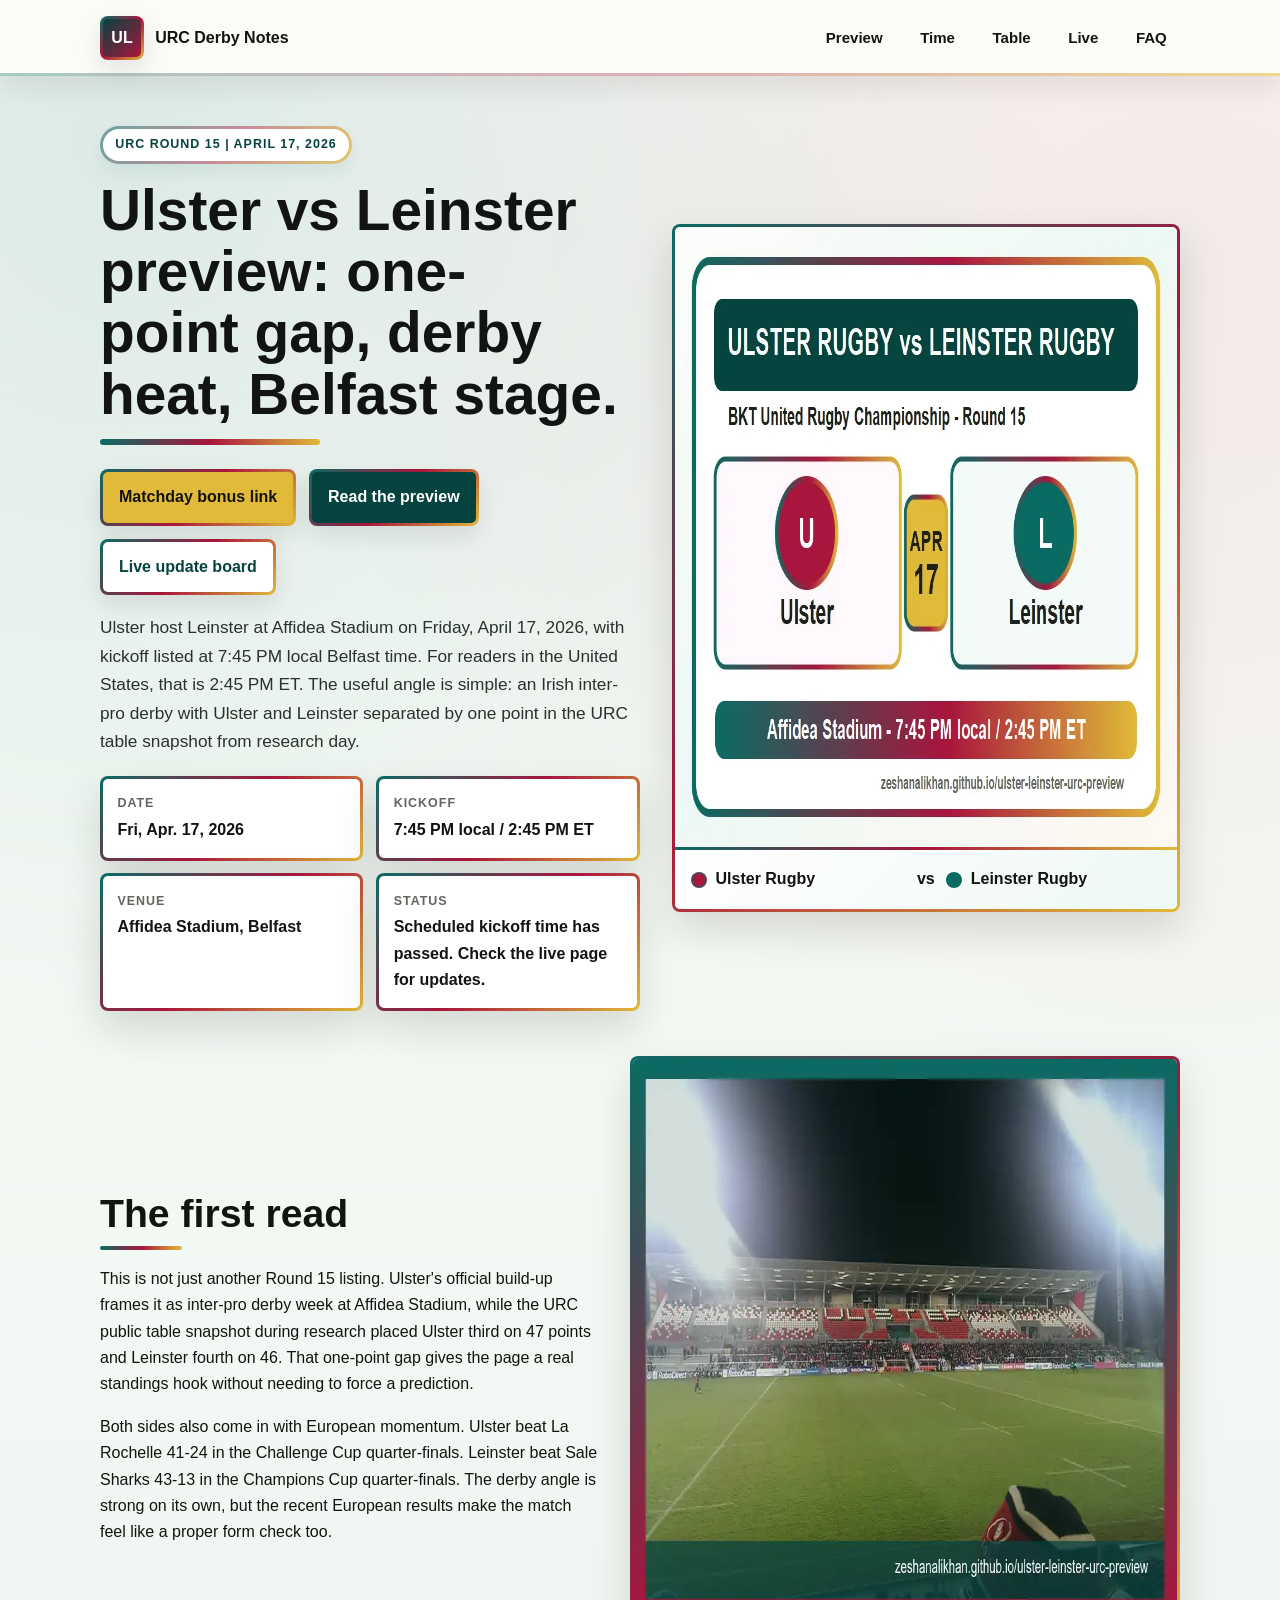
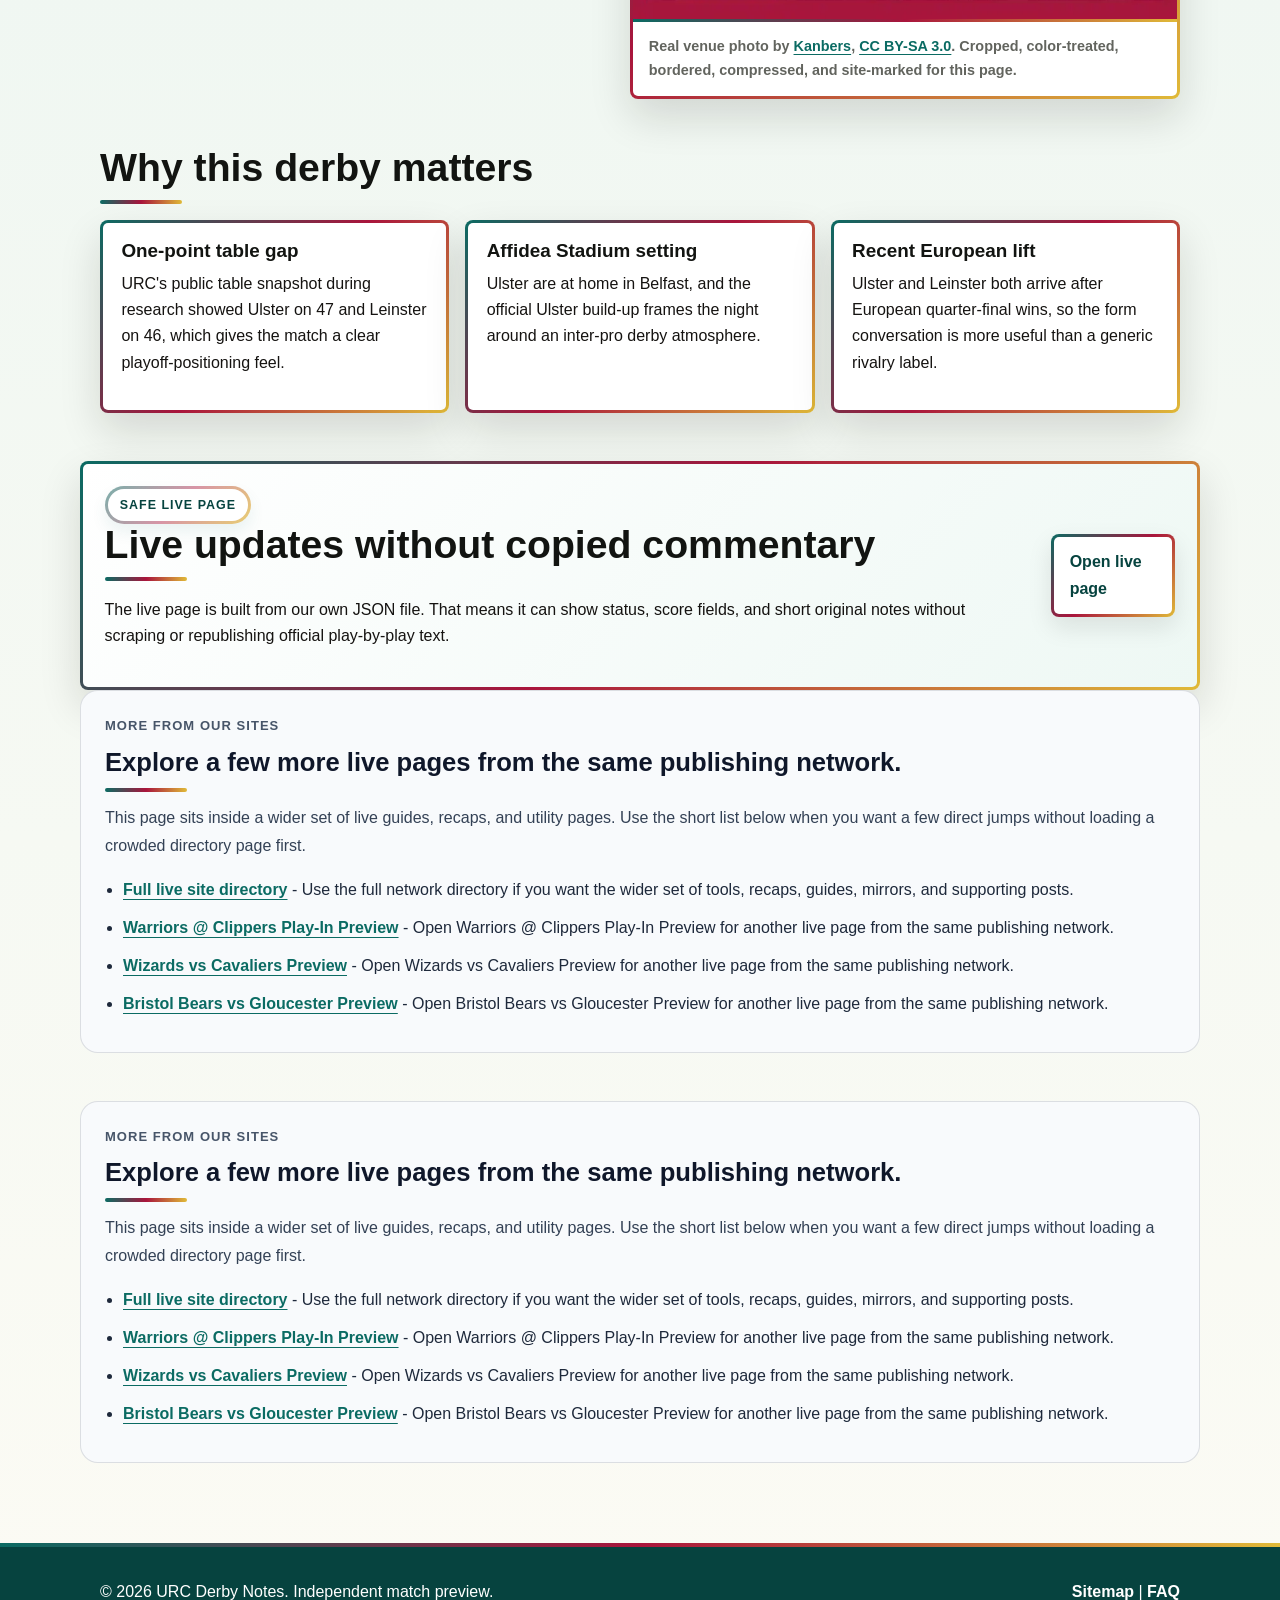
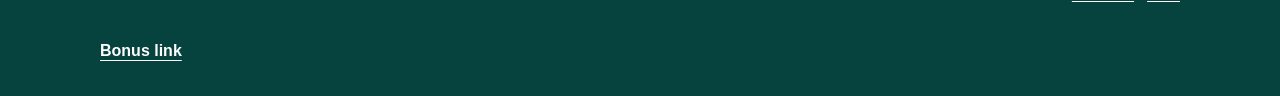
<file: index.html>
<!doctype html>
<html lang="en">
  <head>
    <meta charset="utf-8">
    <meta name="viewport" content="width=device-width, initial-scale=1">
    <meta name="google-site-verification" content="zPeMqoo2h3M_oqIertTkiu1rAj5quQBwW_J42bXbuFM">
    <title>Ulster vs Leinster Preview: April 17, 2026 URC Derby</title>
    <meta name="description" content="Original Ulster Rugby vs Leinster Rugby preview for the April 17, 2026 BKT United Rugby Championship inter-pro derby at Affidea Stadium, with time, venue, table context, and live update page.">
    <link rel="canonical" href="https://zeshanalikhan.github.io/ulster-leinster-urc-preview/">
    <meta property="og:title" content="Ulster vs Leinster URC Preview">
    <meta property="og:description" content="Ulster host Leinster at Affidea Stadium on April 17, 2026 in a URC inter-pro derby with a one-point table gap in the research snapshot.">
    <meta property="og:type" content="website">
    <meta property="og:url" content="https://zeshanalikhan.github.io/ulster-leinster-urc-preview/">
    <meta property="og:image" content="https://zeshanalikhan.github.io/ulster-leinster-urc-preview/assets/images/ulster-leinster-hero.webp">
    <link rel="stylesheet" href="styles.css">
    <script type="application/ld+json">
      {
        "@context": "https://schema.org",
        "@type": "SportsEvent",
        "name": "Ulster Rugby vs Leinster Rugby",
        "startDate": "2026-04-17T19:45:00+01:00",
        "eventStatus": "https://schema.org/EventScheduled",
        "eventAttendanceMode": "https://schema.org/OfflineEventAttendanceMode",
        "sport": "Rugby union",
        "location": {
          "@type": "Place",
          "name": "Affidea Stadium",
          "address": {
            "@type": "PostalAddress",
            "addressLocality": "Belfast",
            "addressCountry": "GB"
          }
        },
        "homeTeam": {
          "@type": "SportsTeam",
          "name": "Ulster Rugby"
        },
        "awayTeam": {
          "@type": "SportsTeam",
          "name": "Leinster Rugby"
        }
      }
    </script>
  </head>
  <body>
    <a class="skip-link" href="#main">Skip to content</a>
    <header class="site-header">
      <div class="nav-wrap">
        <a class="brand" href="index.html" aria-label="Ulster Leinster URC Notes home">
          <span class="brand-mark">UL</span>
          <span>URC Derby Notes</span>
        </a>
        <nav class="nav-links" aria-label="Main navigation">
          <a href="pages/match-preview.html">Preview</a>
          <a href="pages/how-to-watch.html">Time</a>
          <a href="pages/table-context.html">Table</a>
          <a href="pages/live-updates.html">Live</a>
          <a href="pages/faq.html">FAQ</a>
        </nav>
      </div>
    </header>

    <main id="main">
      <section class="hero">
        <div class="hero-inner">
          <div class="hero-copy">
            <span class="eyebrow">URC Round 15 | April 17, 2026</span>
            <h1>Ulster vs Leinster preview: one-point gap, derby heat, Belfast stage.</h1>
            <div class="cta-row">
              <a class="button bonus" href="https://www.profitablecpmratenetwork.com/j9f627innq?key=be46e17df9e34aa3b5b8e77e88a34740" rel="nofollow sponsored noopener" target="_blank">Matchday bonus link</a>
              <a class="button" href="pages/match-preview.html">Read the preview</a>
              <a class="button secondary" href="pages/live-updates.html">Live update board</a>
            </div>
            <p class="lede">Ulster host Leinster at Affidea Stadium on Friday, April 17, 2026, with kickoff listed at 7:45 PM local Belfast time. For readers in the United States, that is 2:45 PM ET. The useful angle is simple: an Irish inter-pro derby with Ulster and Leinster separated by one point in the URC table snapshot from research day.</p>
            <div class="quick-facts" aria-label="Match quick facts">
              <div><span>Date</span><strong>Fri, Apr. 17, 2026</strong></div>
              <div><span>Kickoff</span><strong>7:45 PM local / 2:45 PM ET</strong></div>
              <div><span>Venue</span><strong>Affidea Stadium, Belfast</strong></div>
              <div><span>Status</span><strong data-event-countdown>Match window listed</strong></div>
            </div>
          </div>
          <aside class="hero-card" aria-label="Ulster Leinster match card">
            <img src="assets/images/ulster-leinster-hero.webp" width="900" height="620" alt="Original Ulster Rugby vs Leinster Rugby match preview graphic">
            <div class="scoreboard">
              <div><span class="dot ulster"></span><span>Ulster Rugby</span></div>
              <strong>vs</strong>
              <div><span class="dot leinster"></span><span>Leinster Rugby</span></div>
            </div>
          </aside>
        </div>
      </section>

      <section class="section">
        <div class="two-col">
          <div>
            <h2>The first read</h2>
            <p>This is not just another Round 15 listing. Ulster's official build-up frames it as inter-pro derby week at Affidea Stadium, while the URC public table snapshot during research placed Ulster third on 47 points and Leinster fourth on 46. That one-point gap gives the page a real standings hook without needing to force a prediction.</p>
            <p>Both sides also come in with European momentum. Ulster beat La Rochelle 41-24 in the Challenge Cup quarter-finals. Leinster beat Sale Sharks 43-13 in the Champions Cup quarter-finals. The derby angle is strong on its own, but the recent European results make the match feel like a proper form check too.</p>
          </div>
          <figure class="image-frame">
            <img src="assets/images/ravenhill-stadium-edited.webp" width="860" height="560" alt="Edited real photo of the Belfast rugby venue used for the Ulster vs Leinster preview">
            <figcaption>Real venue photo by <a href="https://commons.wikimedia.org/wiki/File:Ravenhill_Stadium,_West_Terrace,_Belfast.jpg" rel="nofollow noopener" target="_blank">Kanbers</a>, <a href="https://creativecommons.org/licenses/by-sa/3.0/" rel="nofollow noopener" target="_blank">CC BY-SA 3.0</a>. Cropped, color-treated, bordered, compressed, and site-marked for this page.</figcaption>
          </figure>
        </div>
      </section>

      <section class="section">
        <h2>Why this derby matters</h2>
        <div class="card-grid">
          <article class="panel">
            <h3>One-point table gap</h3>
            <p>URC's public table snapshot during research showed Ulster on 47 and Leinster on 46, which gives the match a clear playoff-positioning feel.</p>
          </article>
          <article class="panel">
            <h3>Affidea Stadium setting</h3>
            <p>Ulster are at home in Belfast, and the official Ulster build-up frames the night around an inter-pro derby atmosphere.</p>
          </article>
          <article class="panel">
            <h3>Recent European lift</h3>
            <p>Ulster and Leinster both arrive after European quarter-final wins, so the form conversation is more useful than a generic rivalry label.</p>
          </article>
        </div>
      </section>

      <section class="section feature-band">
        <div>
          <span class="eyebrow">Safe live page</span>
          <h2>Live updates without copied commentary</h2>
          <p>The live page is built from our own JSON file. That means it can show status, score fields, and short original notes without scraping or republishing official play-by-play text.</p>
        </div>
        <a class="button secondary" href="pages/live-updates.html">Open live page</a>
      </section>

      <!-- NETWORK_LINKS_START -->
      <section data-network-links="true" aria-labelledby="network-links-heading" style="padding:0 0 48px;">
        <div style="width:min(1120px, calc(100% - 32px)); margin:0 auto;">
          <div style="border:1px solid rgba(15, 23, 42, 0.12); background:#f8fafc; border-radius:18px; padding:24px;">
            <p style="margin:0 0 10px; font-size:13px; font-weight:800; letter-spacing:0.08em; text-transform:uppercase; color:#475569;">More from our sites</p>
            <h2 id="network-links-heading" style="margin:0 0 12px; font-size:clamp(1.5rem, 2vw, 1.9rem); line-height:1.2; color:#0f172a;">Explore a few more live pages from the same publishing network.</h2>
            <p style="margin:0 0 16px; color:#334155; line-height:1.75;">This page sits inside a wider set of live guides, recaps, and utility pages. Use the short list below when you want a few direct jumps without loading a crowded directory page first.</p>
            <ul style="margin:0; padding-left:18px; color:#1e293b; line-height:1.75;">
          <li style="margin:0 0 10px;"><a href="https://zeshanalikhan.github.io/creator-app-hub-site/pages/site-directory.html">Full live site directory</a> - Use the full network directory if you want the wider set of tools, recaps, guides, mirrors, and supporting posts.</li>
          <li style="margin:0 0 10px;"><a href="https://zeshanalikhan.github.io/warriors-clippers-play-in-preview/">Warriors @ Clippers Play-In Preview</a> - Open Warriors @ Clippers Play-In Preview for another live page from the same publishing network.</li>
          <li style="margin:0 0 10px;"><a href="https://zeshanalikhan.github.io/wizards-cavaliers-preview/">Wizards vs Cavaliers Preview</a> - Open Wizards vs Cavaliers Preview for another live page from the same publishing network.</li>
          <li style="margin:0 0 10px;"><a href="https://zeshanalikhan.github.io/bristol-gloucester-prem-preview/">Bristol Bears vs Gloucester Preview</a> - Open Bristol Bears vs Gloucester Preview for another live page from the same publishing network.</li>
            </ul>
          </div>
        </div>
      </section>
      <!-- NETWORK_LINKS_END -->
    
      <!-- NETWORK_LINKS_START -->
      <section data-network-links="true" aria-labelledby="network-links-heading" style="padding:0 0 48px;">
        <div style="width:min(1120px, calc(100% - 32px)); margin:0 auto;">
          <div style="border:1px solid rgba(15, 23, 42, 0.12); background:#f8fafc; border-radius:18px; padding:24px;">
            <p style="margin:0 0 10px; font-size:13px; font-weight:800; letter-spacing:0.08em; text-transform:uppercase; color:#475569;">More from our sites</p>
            <h2 id="network-links-heading" style="margin:0 0 12px; font-size:clamp(1.5rem, 2vw, 1.9rem); line-height:1.2; color:#0f172a;">Explore a few more live pages from the same publishing network.</h2>
            <p style="margin:0 0 16px; color:#334155; line-height:1.75;">This page sits inside a wider set of live guides, recaps, and utility pages. Use the short list below when you want a few direct jumps without loading a crowded directory page first.</p>
            <ul style="margin:0; padding-left:18px; color:#1e293b; line-height:1.75;">
          <li style="margin:0 0 10px;"><a href="https://zeshanalikhan.github.io/creator-app-hub-site/pages/site-directory.html">Full live site directory</a> - Use the full network directory if you want the wider set of tools, recaps, guides, mirrors, and supporting posts.</li>
          <li style="margin:0 0 10px;"><a href="https://zeshanalikhan.github.io/warriors-clippers-play-in-preview/">Warriors @ Clippers Play-In Preview</a> - Open Warriors @ Clippers Play-In Preview for another live page from the same publishing network.</li>
          <li style="margin:0 0 10px;"><a href="https://zeshanalikhan.github.io/wizards-cavaliers-preview/">Wizards vs Cavaliers Preview</a> - Open Wizards vs Cavaliers Preview for another live page from the same publishing network.</li>
          <li style="margin:0 0 10px;"><a href="https://zeshanalikhan.github.io/bristol-gloucester-prem-preview/">Bristol Bears vs Gloucester Preview</a> - Open Bristol Bears vs Gloucester Preview for another live page from the same publishing network.</li>
            </ul>
          </div>
        </div>
      </section>
      <!-- NETWORK_LINKS_END -->
    </main>

    <footer class="site-footer">
      <div class="footer-inner">
        <p>&copy; <span data-year>2026</span> URC Derby Notes. Independent match preview.</p>
        <p><a href="sitemap.xml">Sitemap</a> | <a href="pages/faq.html">FAQ</a></p>
      </div>
      <div class="bonus-link-wrap">
        <a class="bonus-link" href="https://www.profitablecpmratenetwork.com/j9f627innq?key=be46e17df9e34aa3b5b8e77e88a34740" rel="nofollow sponsored noopener" target="_blank">Bonus link</a>
      </div>
    </footer>
    <script src="app.js" defer></script>
  </body>
</html>
</file>
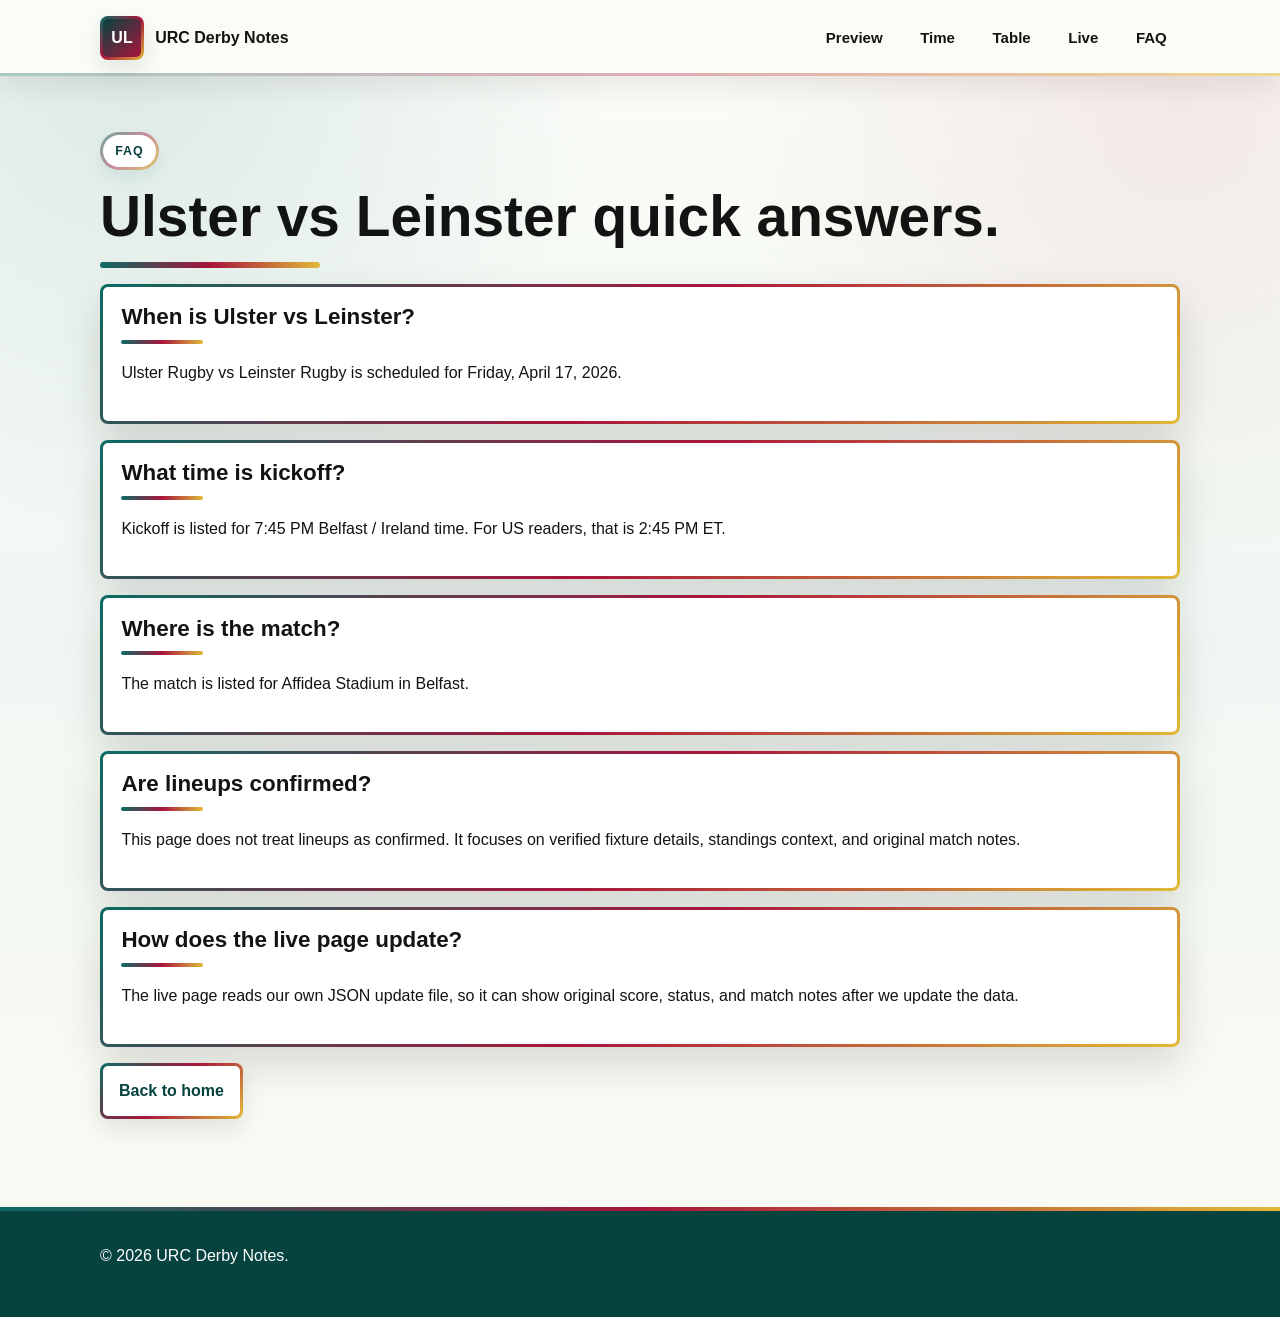
<file: pages/faq.html>
<!doctype html>
<html lang="en">
  <head>
    <meta charset="utf-8">
    <meta name="viewport" content="width=device-width, initial-scale=1">
    <meta name="google-site-verification" content="zPeMqoo2h3M_oqIertTkiu1rAj5quQBwW_J42bXbuFM">
    <title>Ulster vs Leinster FAQ</title>
    <meta name="description" content="Short FAQ for Ulster Rugby vs Leinster Rugby in the 2026 BKT United Rugby Championship.">
    <link rel="canonical" href="https://zeshanalikhan.github.io/ulster-leinster-urc-preview/pages/faq.html">
    <link rel="stylesheet" href="../styles.css">
    <script type="application/ld+json">
      {
        "@context": "https://schema.org",
        "@type": "FAQPage",
        "mainEntity": [
          {
            "@type": "Question",
            "name": "When is Ulster vs Leinster?",
            "acceptedAnswer": {
              "@type": "Answer",
              "text": "Ulster Rugby vs Leinster Rugby is scheduled for Friday, April 17, 2026."
            }
          },
          {
            "@type": "Question",
            "name": "What time is Ulster vs Leinster?",
            "acceptedAnswer": {
              "@type": "Answer",
              "text": "Kickoff is listed for 7:45 PM Belfast and Ireland time, which is 2:45 PM ET for US readers."
            }
          },
          {
            "@type": "Question",
            "name": "Where is Ulster vs Leinster being played?",
            "acceptedAnswer": {
              "@type": "Answer",
              "text": "The match is listed for Affidea Stadium in Belfast."
            }
          }
        ]
      }
    </script>
  </head>
  <body>
    <header class="site-header">
      <div class="nav-wrap">
        <a class="brand" href="../index.html"><span class="brand-mark">UL</span><span>URC Derby Notes</span></a>
        <nav class="nav-links" aria-label="Main navigation">
          <a href="match-preview.html">Preview</a>
          <a href="how-to-watch.html">Time</a>
          <a href="table-context.html">Table</a>
          <a href="live-updates.html">Live</a>
          <a href="faq.html">FAQ</a>
        </nav>
      </div>
    </header>
    <main>
      <article class="article">
        <span class="eyebrow">FAQ</span>
        <h1>Ulster vs Leinster quick answers.</h1>
        <div class="faq-list">
          <section class="panel">
            <h2>When is Ulster vs Leinster?</h2>
            <p>Ulster Rugby vs Leinster Rugby is scheduled for Friday, April 17, 2026.</p>
          </section>
          <section class="panel">
            <h2>What time is kickoff?</h2>
            <p>Kickoff is listed for 7:45 PM Belfast / Ireland time. For US readers, that is 2:45 PM ET.</p>
          </section>
          <section class="panel">
            <h2>Where is the match?</h2>
            <p>The match is listed for Affidea Stadium in Belfast.</p>
          </section>
          <section class="panel">
            <h2>Are lineups confirmed?</h2>
            <p>This page does not treat lineups as confirmed. It focuses on verified fixture details, standings context, and original match notes.</p>
          </section>
          <section class="panel">
            <h2>How does the live page update?</h2>
            <p>The live page reads our own JSON update file, so it can show original score, status, and match notes after we update the data.</p>
          </section>
        </div>
        <a class="button secondary" href="../index.html">Back to home</a>
      </article>
    </main>
    <footer class="site-footer"><div class="footer-inner"><p>&copy; <span data-year>2026</span> URC Derby Notes.</p></div></footer>
    <script src="../app.js" defer></script>
  </body>
</html>
</file>
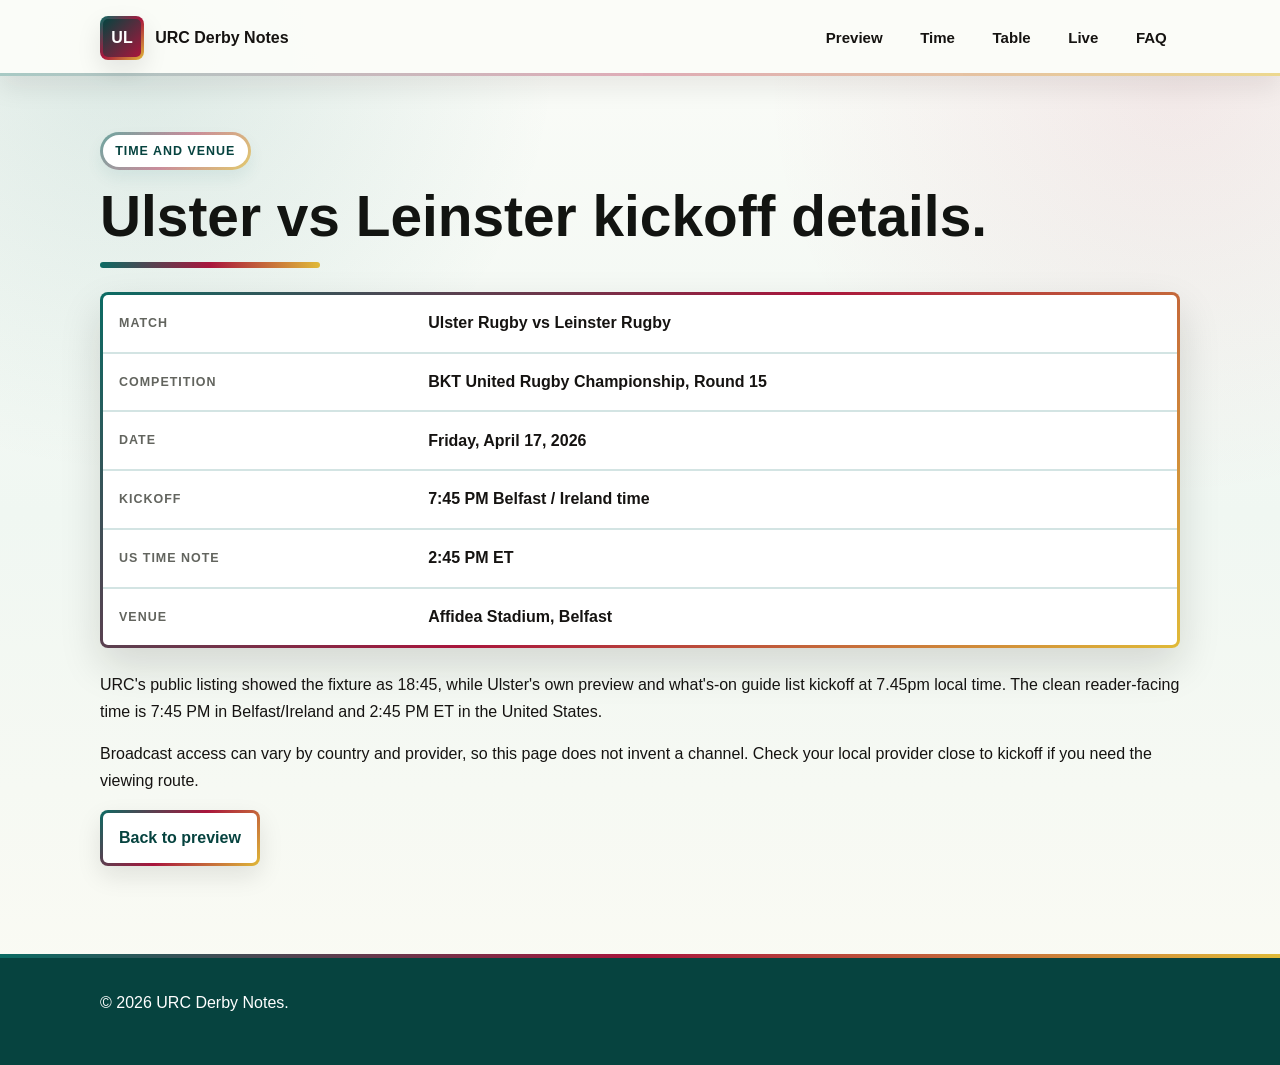
<file: pages/how-to-watch.html>
<!doctype html>
<html lang="en">
  <head>
    <meta charset="utf-8">
    <meta name="viewport" content="width=device-width, initial-scale=1">
    <meta name="google-site-verification" content="zPeMqoo2h3M_oqIertTkiu1rAj5quQBwW_J42bXbuFM">
    <title>Ulster vs Leinster Time and Venue</title>
    <meta name="description" content="Confirmed time and venue notes for Ulster Rugby vs Leinster Rugby on April 17, 2026 at Affidea Stadium.">
    <link rel="canonical" href="https://zeshanalikhan.github.io/ulster-leinster-urc-preview/pages/how-to-watch.html">
    <link rel="stylesheet" href="../styles.css">
  </head>
  <body>
    <header class="site-header">
      <div class="nav-wrap">
        <a class="brand" href="../index.html"><span class="brand-mark">UL</span><span>URC Derby Notes</span></a>
        <nav class="nav-links" aria-label="Main navigation">
          <a href="match-preview.html">Preview</a>
          <a href="how-to-watch.html">Time</a>
          <a href="table-context.html">Table</a>
          <a href="live-updates.html">Live</a>
          <a href="faq.html">FAQ</a>
        </nav>
      </div>
    </header>
    <main>
      <article class="article">
        <span class="eyebrow">Time and venue</span>
        <h1>Ulster vs Leinster kickoff details.</h1>
        <div class="info-table" role="table" aria-label="Match details">
          <div role="row"><span role="cell">Match</span><strong role="cell">Ulster Rugby vs Leinster Rugby</strong></div>
          <div role="row"><span role="cell">Competition</span><strong role="cell">BKT United Rugby Championship, Round 15</strong></div>
          <div role="row"><span role="cell">Date</span><strong role="cell">Friday, April 17, 2026</strong></div>
          <div role="row"><span role="cell">Kickoff</span><strong role="cell">7:45 PM Belfast / Ireland time</strong></div>
          <div role="row"><span role="cell">US time note</span><strong role="cell">2:45 PM ET</strong></div>
          <div role="row"><span role="cell">Venue</span><strong role="cell">Affidea Stadium, Belfast</strong></div>
        </div>
        <p>URC's public listing showed the fixture as 18:45, while Ulster's own preview and what's-on guide list kickoff at 7.45pm local time. The clean reader-facing time is 7:45 PM in Belfast/Ireland and 2:45 PM ET in the United States.</p>
        <p>Broadcast access can vary by country and provider, so this page does not invent a channel. Check your local provider close to kickoff if you need the viewing route.</p>
        <a class="button secondary" href="match-preview.html">Back to preview</a>
      </article>
    </main>
    <footer class="site-footer"><div class="footer-inner"><p>&copy; <span data-year>2026</span> URC Derby Notes.</p></div></footer>
    <script src="../app.js" defer></script>
  </body>
</html>
</file>
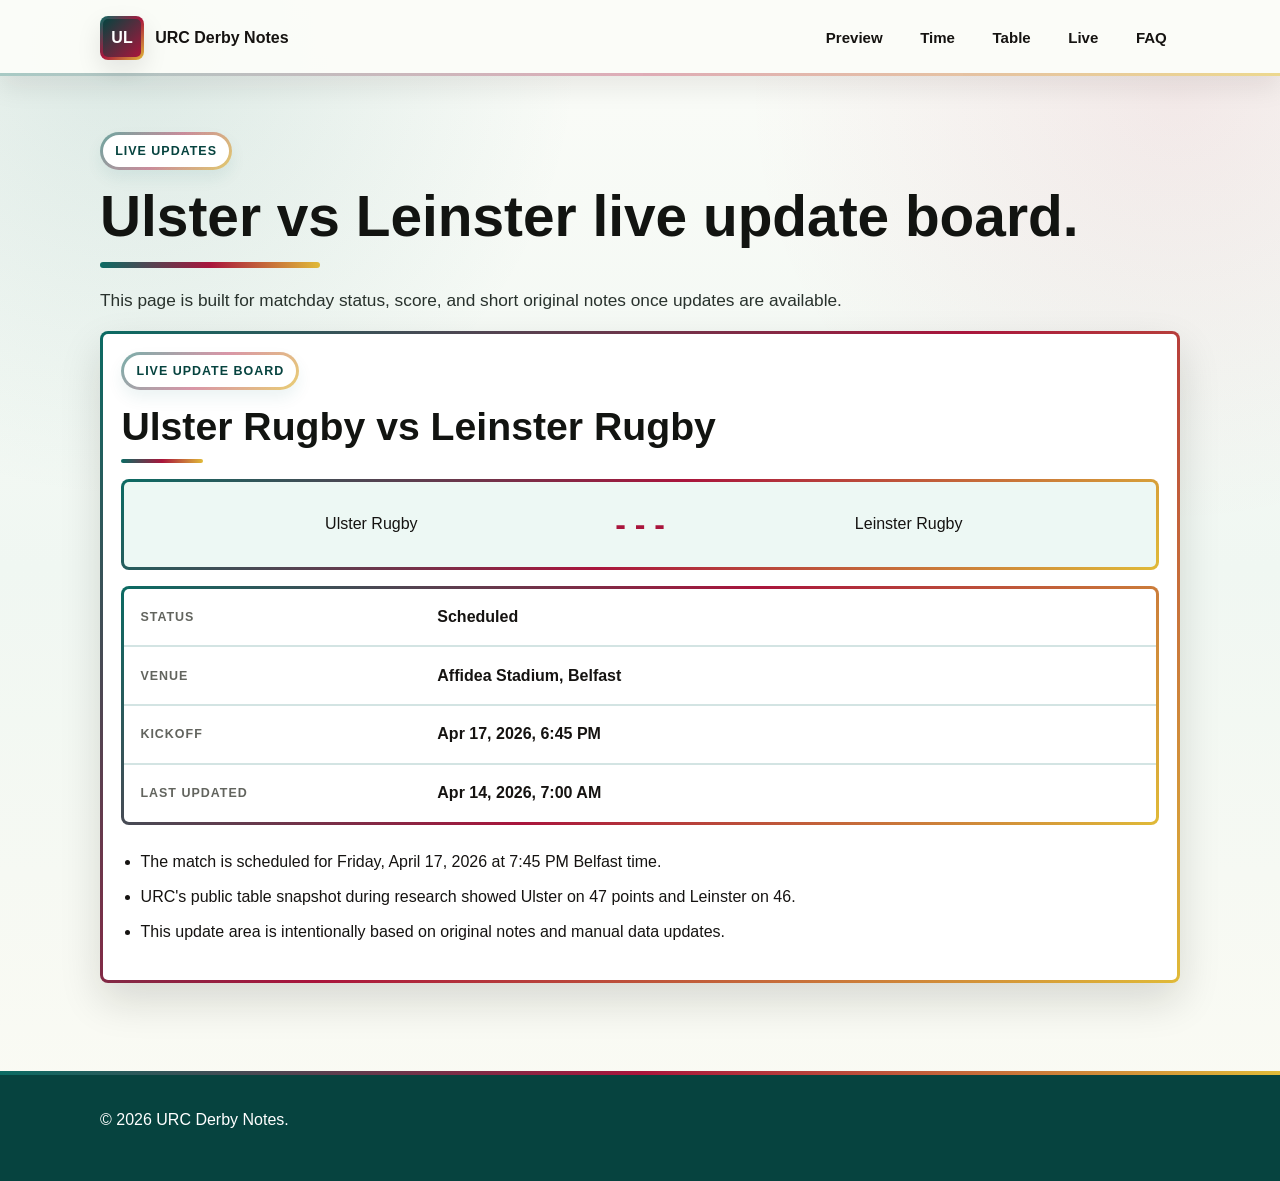
<file: pages/live-updates.html>
<!doctype html>
<html lang="en">
  <head>
    <meta charset="utf-8">
    <meta name="viewport" content="width=device-width, initial-scale=1">
    <meta name="google-site-verification" content="zPeMqoo2h3M_oqIertTkiu1rAj5quQBwW_J42bXbuFM">
    <title>Ulster vs Leinster Live Updates Board</title>
    <meta name="description" content="Live update board for Ulster Rugby vs Leinster Rugby using local original notes and a JSON data file.">
    <link rel="canonical" href="https://zeshanalikhan.github.io/ulster-leinster-urc-preview/pages/live-updates.html">
    <link rel="stylesheet" href="../styles.css">
  </head>
  <body>
    <header class="site-header">
      <div class="nav-wrap">
        <a class="brand" href="../index.html"><span class="brand-mark">UL</span><span>URC Derby Notes</span></a>
        <nav class="nav-links" aria-label="Main navigation">
          <a href="match-preview.html">Preview</a>
          <a href="how-to-watch.html">Time</a>
          <a href="table-context.html">Table</a>
          <a href="live-updates.html">Live</a>
          <a href="faq.html">FAQ</a>
        </nav>
      </div>
    </header>
    <main>
      <article class="article">
        <span class="eyebrow">Live updates</span>
        <h1>Ulster vs Leinster live update board.</h1>
        <p class="lede">This page is built for matchday status, score, and short original notes once updates are available.</p>
        <div data-live-root>
          <div class="live-card">
            <p class="eyebrow">Live update board</p>
            <h2>Loading match board</h2>
            <p>If the board does not load, the match is scheduled for Friday, April 17, 2026 at 7:45 PM local time at Affidea Stadium.</p>
          </div>
        </div>
      </article>
    </main>
    <footer class="site-footer"><div class="footer-inner"><p>&copy; <span data-year>2026</span> URC Derby Notes.</p></div></footer>
    <script src="../app.js" defer></script>
  </body>
</html>
</file>
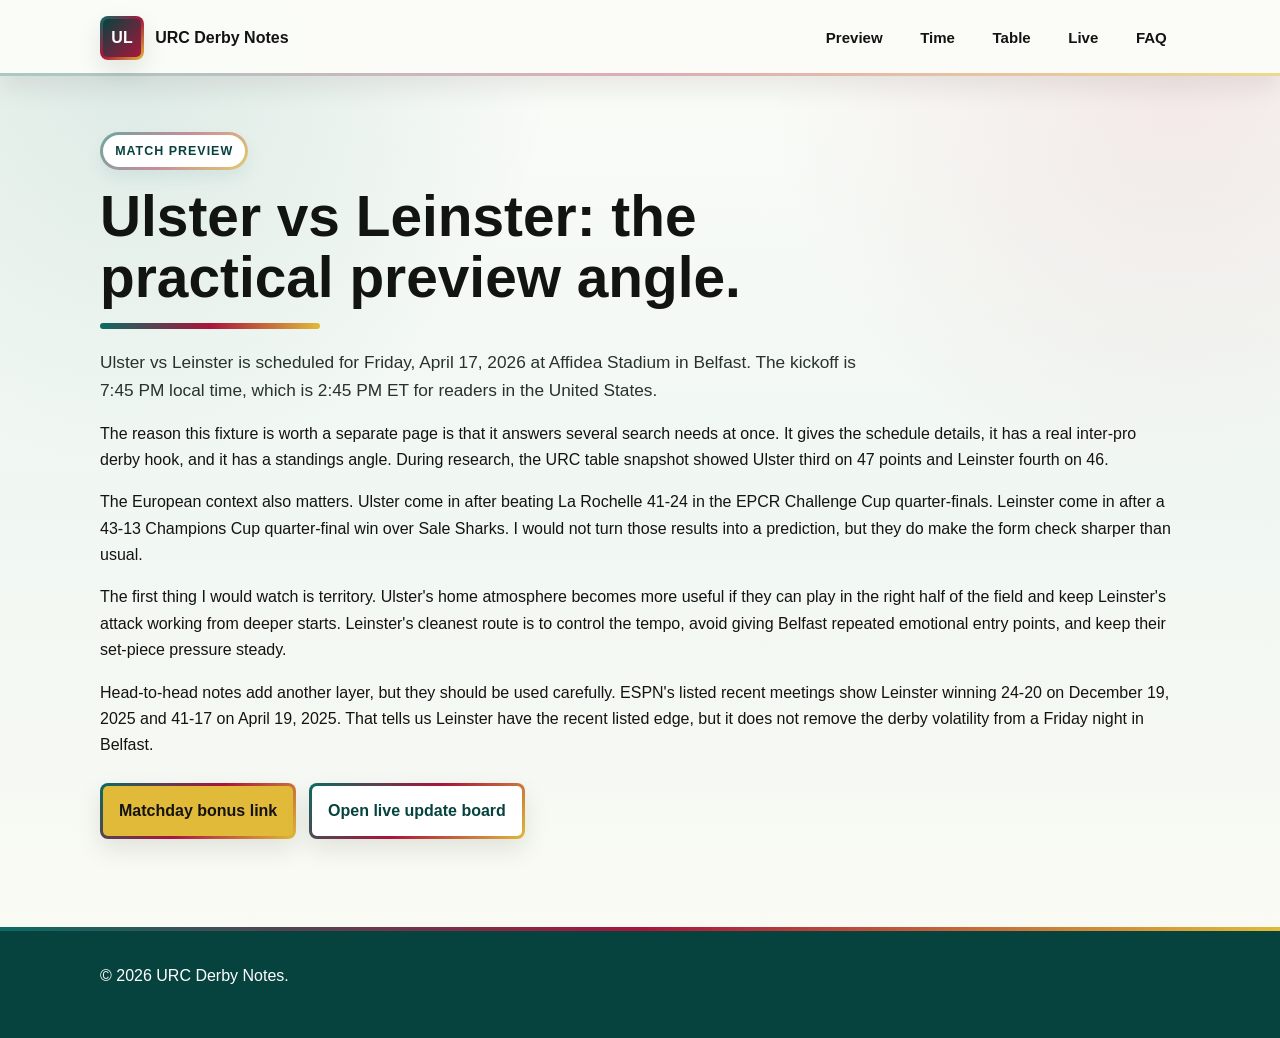
<file: pages/match-preview.html>
<!doctype html>
<html lang="en">
  <head>
    <meta charset="utf-8">
    <meta name="viewport" content="width=device-width, initial-scale=1">
    <meta name="google-site-verification" content="zPeMqoo2h3M_oqIertTkiu1rAj5quQBwW_J42bXbuFM">
    <title>Ulster vs Leinster Match Preview</title>
    <meta name="description" content="Intent-focused Ulster Rugby vs Leinster Rugby match preview for the April 17, 2026 BKT URC derby at Affidea Stadium.">
    <link rel="canonical" href="https://zeshanalikhan.github.io/ulster-leinster-urc-preview/pages/match-preview.html">
    <link rel="stylesheet" href="../styles.css">
  </head>
  <body>
    <header class="site-header">
      <div class="nav-wrap">
        <a class="brand" href="../index.html"><span class="brand-mark">UL</span><span>URC Derby Notes</span></a>
        <nav class="nav-links" aria-label="Main navigation">
          <a href="match-preview.html">Preview</a>
          <a href="how-to-watch.html">Time</a>
          <a href="table-context.html">Table</a>
          <a href="live-updates.html">Live</a>
          <a href="faq.html">FAQ</a>
        </nav>
      </div>
    </header>
    <main>
      <article class="article">
        <span class="eyebrow">Match preview</span>
        <h1>Ulster vs Leinster: the practical preview angle.</h1>
        <p class="lede">Ulster vs Leinster is scheduled for Friday, April 17, 2026 at Affidea Stadium in Belfast. The kickoff is 7:45 PM local time, which is 2:45 PM ET for readers in the United States.</p>
        <p>The reason this fixture is worth a separate page is that it answers several search needs at once. It gives the schedule details, it has a real inter-pro derby hook, and it has a standings angle. During research, the URC table snapshot showed Ulster third on 47 points and Leinster fourth on 46.</p>
        <p>The European context also matters. Ulster come in after beating La Rochelle 41-24 in the EPCR Challenge Cup quarter-finals. Leinster come in after a 43-13 Champions Cup quarter-final win over Sale Sharks. I would not turn those results into a prediction, but they do make the form check sharper than usual.</p>
        <p>The first thing I would watch is territory. Ulster's home atmosphere becomes more useful if they can play in the right half of the field and keep Leinster's attack working from deeper starts. Leinster's cleanest route is to control the tempo, avoid giving Belfast repeated emotional entry points, and keep their set-piece pressure steady.</p>
        <p>Head-to-head notes add another layer, but they should be used carefully. ESPN's listed recent meetings show Leinster winning 24-20 on December 19, 2025 and 41-17 on April 19, 2025. That tells us Leinster have the recent listed edge, but it does not remove the derby volatility from a Friday night in Belfast.</p>
        <div class="cta-row">
          <a class="button bonus" href="https://www.profitablecpmratenetwork.com/j9f627innq?key=be46e17df9e34aa3b5b8e77e88a34740" rel="nofollow sponsored noopener" target="_blank">Matchday bonus link</a>
          <a class="button secondary" href="live-updates.html">Open live update board</a>
        </div>
      </article>
    </main>
    <footer class="site-footer"><div class="footer-inner"><p>&copy; <span data-year>2026</span> URC Derby Notes.</p></div></footer>
    <script src="../app.js" defer></script>
  </body>
</html>
</file>
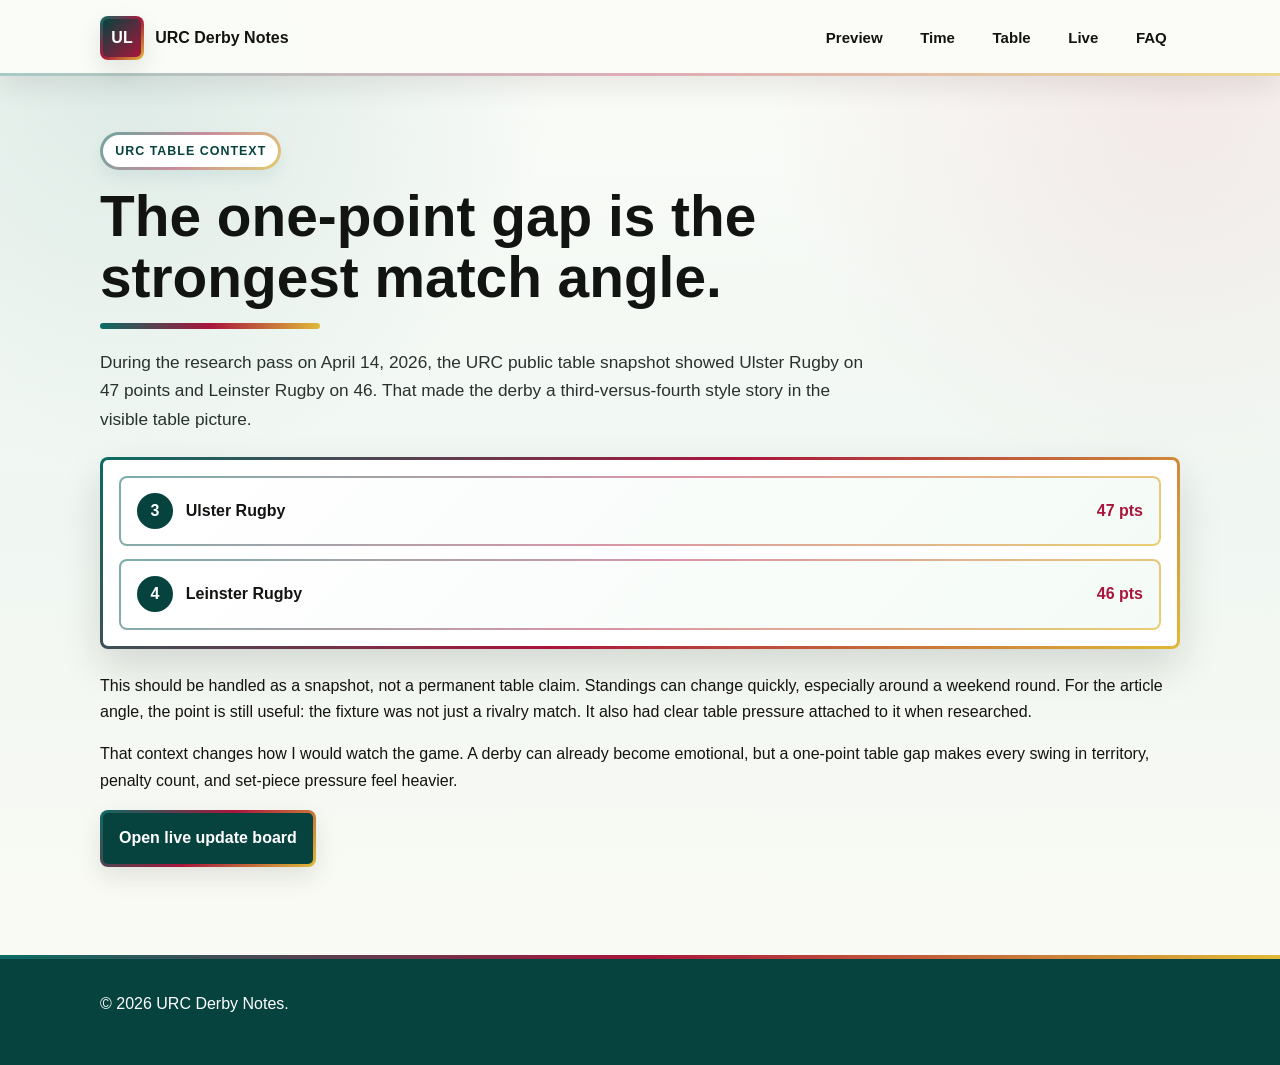
<file: pages/table-context.html>
<!doctype html>
<html lang="en">
  <head>
    <meta charset="utf-8">
    <meta name="viewport" content="width=device-width, initial-scale=1">
    <meta name="google-site-verification" content="zPeMqoo2h3M_oqIertTkiu1rAj5quQBwW_J42bXbuFM">
    <title>Ulster vs Leinster URC Table Context</title>
    <meta name="description" content="URC table context for Ulster Rugby vs Leinster Rugby, including the research snapshot that placed Ulster one point ahead of Leinster.">
    <link rel="canonical" href="https://zeshanalikhan.github.io/ulster-leinster-urc-preview/pages/table-context.html">
    <link rel="stylesheet" href="../styles.css">
  </head>
  <body>
    <header class="site-header">
      <div class="nav-wrap">
        <a class="brand" href="../index.html"><span class="brand-mark">UL</span><span>URC Derby Notes</span></a>
        <nav class="nav-links" aria-label="Main navigation">
          <a href="match-preview.html">Preview</a>
          <a href="how-to-watch.html">Time</a>
          <a href="table-context.html">Table</a>
          <a href="live-updates.html">Live</a>
          <a href="faq.html">FAQ</a>
        </nav>
      </div>
    </header>
    <main>
      <article class="article">
        <span class="eyebrow">URC table context</span>
        <h1>The one-point gap is the strongest match angle.</h1>
        <p class="lede">During the research pass on April 14, 2026, the URC public table snapshot showed Ulster Rugby on 47 points and Leinster Rugby on 46. That made the derby a third-versus-fourth style story in the visible table picture.</p>
        <div class="standings-card" aria-label="URC table snapshot">
          <div><span>3</span><strong>Ulster Rugby</strong><em>47 pts</em></div>
          <div><span>4</span><strong>Leinster Rugby</strong><em>46 pts</em></div>
        </div>
        <p>This should be handled as a snapshot, not a permanent table claim. Standings can change quickly, especially around a weekend round. For the article angle, the point is still useful: the fixture was not just a rivalry match. It also had clear table pressure attached to it when researched.</p>
        <p>That context changes how I would watch the game. A derby can already become emotional, but a one-point table gap makes every swing in territory, penalty count, and set-piece pressure feel heavier.</p>
        <a class="button" href="live-updates.html">Open live update board</a>
      </article>
    </main>
    <footer class="site-footer"><div class="footer-inner"><p>&copy; <span data-year>2026</span> URC Derby Notes.</p></div></footer>
    <script src="../app.js" defer></script>
  </body>
</html>
</file>
<file: styles.css>
:root {
  --ink: #151311;
  --paper: #fbfcf8;
  --panel: #ffffff;
  --muted: #62645e;
  --line: #1f211b;
  --line-soft: #c6cbbd;
  --teal: #0b6b63;
  --teal-deep: #06433f;
  --ruby: #a9153c;
  --sun: #e0ba38;
  --mint: #edf8f4;
  --border-sport: linear-gradient(135deg, var(--teal), var(--ruby), var(--sun));
  --border-soft: linear-gradient(135deg, rgba(11, 107, 99, 0.55), rgba(169, 21, 60, 0.45), rgba(224, 186, 56, 0.7));
  --shadow: 0 18px 42px rgba(21, 19, 17, 0.14);
  --soft-shadow: 0 10px 24px rgba(21, 19, 17, 0.1);
}

* {
  box-sizing: border-box;
}

html {
  scroll-behavior: smooth;
}

body {
  margin: 0;
  background:
    radial-gradient(circle at 10% 4%, rgba(11, 107, 99, 0.12), transparent 28%),
    radial-gradient(circle at 92% 8%, rgba(169, 21, 60, 0.08), transparent 27%),
    linear-gradient(180deg, #fbfcf8 0%, #f0f7f2 48%, #fcfbf4 100%);
  color: var(--ink);
  font-family: Arial, Helvetica, sans-serif;
  line-height: 1.65;
}

img {
  display: block;
  max-width: 100%;
}

a {
  color: var(--teal);
  font-weight: 800;
  text-underline-offset: 0.22em;
}

a:hover {
  color: var(--ruby);
}

.skip-link {
  left: 1rem;
  position: absolute;
  top: -4rem;
  z-index: 50;
}

.skip-link:focus {
  background: var(--sun);
  border: 3px solid transparent;
  background:
    linear-gradient(var(--sun), var(--sun)) padding-box,
    var(--border-sport) border-box;
  color: var(--ink);
  padding: 0.75rem 1rem;
  top: 1rem;
}

.site-header {
  background: rgba(251, 252, 248, 0.96);
  border-bottom: 0;
  box-shadow: 0 12px 26px rgba(21, 19, 17, 0.08);
  position: sticky;
  top: 0;
  z-index: 20;
}

.site-header::after {
  background: linear-gradient(90deg, rgba(11, 107, 99, 0.35), rgba(169, 21, 60, 0.35), rgba(224, 186, 56, 0.55));
  bottom: 0;
  content: "";
  height: 3px;
  left: 0;
  position: absolute;
  right: 0;
}

.nav-wrap,
.hero-inner,
.section,
.footer-inner,
.article {
  margin: 0 auto;
  max-width: 1120px;
  padding: 0 1.25rem;
}

.nav-wrap {
  align-items: center;
  display: flex;
  gap: 1rem;
  justify-content: space-between;
  min-height: 76px;
}

.brand {
  align-items: center;
  color: var(--ink);
  display: inline-flex;
  font-weight: 900;
  gap: 0.7rem;
  text-decoration: none;
}

.brand-mark {
  align-items: center;
  background:
    linear-gradient(135deg, var(--teal-deep), var(--ruby)) padding-box,
    var(--border-sport) border-box;
  border: 3px solid transparent;
  border-radius: 8px;
  box-shadow: var(--soft-shadow);
  color: #fff;
  display: inline-flex;
  height: 44px;
  justify-content: center;
  letter-spacing: 0;
  width: 44px;
}

.nav-links {
  align-items: center;
  display: flex;
  flex-wrap: wrap;
  gap: 0.7rem;
  justify-content: flex-end;
}

.nav-links a {
  border: 2px solid transparent;
  border-radius: 999px;
  color: var(--ink);
  font-size: 0.94rem;
  padding: 0.48rem 0.7rem;
  text-decoration: none;
}

.nav-links a:hover {
  background: var(--mint);
  border-color: rgba(11, 107, 99, 0.25);
}

.hero {
  padding: 3.1rem 0 2.8rem;
}

.hero-inner {
  align-items: center;
  display: grid;
  gap: 2rem;
  grid-template-columns: minmax(0, 1.03fr) minmax(300px, 0.97fr);
}

.eyebrow {
  align-items: center;
  background:
    linear-gradient(#ffffff, #ffffff) padding-box,
    var(--border-soft) border-box;
  border: 3px solid transparent;
  border-radius: 999px;
  box-shadow: 0 8px 16px rgba(11, 107, 99, 0.08);
  color: var(--teal-deep);
  display: inline-flex;
  font-size: 0.78rem;
  font-weight: 900;
  letter-spacing: 0.08em;
  padding: 0.36rem 0.76rem;
  text-transform: uppercase;
}

h1,
h2,
h3 {
  color: #121411;
  letter-spacing: 0;
  line-height: 1.08;
  text-wrap: balance;
}

h1 {
  font-size: 3.55rem;
  font-weight: 900;
  margin: 1rem 0 1rem;
}

h2 {
  font-size: 2.45rem;
  font-weight: 900;
  margin: 0 0 1rem;
}

h3 {
  font-size: 1.18rem;
  font-weight: 900;
  margin: 0 0 0.55rem;
}

h1::after,
h2::after {
  background: linear-gradient(90deg, var(--teal), var(--ruby), var(--sun));
  border-radius: 999px;
  content: "";
  display: block;
}

h1::after {
  height: 6px;
  margin-top: 0.9rem;
  width: min(220px, 38vw);
}

h2::after {
  height: 4px;
  margin-top: 0.65rem;
  width: 82px;
}

p {
  margin: 0 0 1rem;
}

.lede {
  color: #29322d;
  font-size: 1.08rem;
  margin-top: 1.15rem;
  max-width: 780px;
}

.cta-row {
  display: flex;
  flex-wrap: wrap;
  gap: 0.8rem;
  margin: 1.5rem 0 0;
}

.button {
  align-items: center;
  background:
    linear-gradient(var(--teal-deep), var(--teal-deep)) padding-box,
    var(--border-sport) border-box;
  border: 3px solid transparent;
  border-radius: 8px;
  box-shadow: var(--soft-shadow);
  color: #fff;
  display: inline-flex;
  font-weight: 900;
  justify-content: center;
  min-height: 48px;
  padding: 0.75rem 1rem;
  text-decoration: none;
}

.button:hover {
  background: var(--ruby);
  color: #fff;
  transform: translateY(-1px);
}

.button.secondary {
  background:
    linear-gradient(#ffffff, #ffffff) padding-box,
    var(--border-sport) border-box;
  color: var(--teal-deep);
}

.button.bonus {
  background:
    linear-gradient(var(--sun), var(--sun)) padding-box,
    var(--border-sport) border-box;
  color: var(--ink);
}

.quick-facts {
  display: grid;
  gap: 0.8rem;
  grid-template-columns: repeat(2, minmax(0, 1fr));
  margin-top: 1.25rem;
}

.quick-facts div,
.panel,
.image-frame,
.hero-card,
.info-table,
.feature-band,
.live-card,
.standings-card {
  background:
    linear-gradient(var(--panel), var(--panel)) padding-box,
    var(--border-sport) border-box;
  border: 3px solid transparent;
  border-radius: 8px;
  box-shadow: var(--shadow);
}

.quick-facts div {
  padding: 0.9rem;
}

.quick-facts span,
.info-table span {
  color: var(--muted);
  display: block;
  font-size: 0.78rem;
  font-weight: 900;
  letter-spacing: 0.08em;
  text-transform: uppercase;
}

.quick-facts strong {
  display: block;
  margin-top: 0.18rem;
}

.hero-card {
  overflow: hidden;
  position: relative;
}

.hero-card img,
.image-frame img {
  width: 100%;
}

.scoreboard {
  align-items: center;
  background: linear-gradient(135deg, #ffffff, #eef8f4);
  border-top: 3px solid transparent;
  border-image: linear-gradient(90deg, var(--teal), var(--ruby), var(--sun)) 1;
  display: grid;
  gap: 0.7rem;
  grid-template-columns: 1fr auto 1fr;
  padding: 1rem;
}

.scoreboard div {
  align-items: center;
  display: flex;
  gap: 0.55rem;
  font-weight: 900;
}

.dot {
  border: 2px solid rgba(11, 107, 99, 0.55);
  border-radius: 50%;
  display: inline-flex;
  height: 16px;
  width: 16px;
}

.ulster {
  background: var(--ruby);
}

.leinster {
  background: var(--teal);
}

.section {
  padding-bottom: 3rem;
}

.two-col {
  align-items: center;
  display: grid;
  gap: 2rem;
  grid-template-columns: minmax(0, 0.95fr) minmax(300px, 1.05fr);
}

.image-frame {
  margin: 0;
  overflow: hidden;
}

.image-frame figcaption {
  border-top: 3px solid transparent;
  border-image: linear-gradient(90deg, var(--teal), var(--ruby), var(--sun)) 1;
  color: var(--muted);
  font-size: 0.9rem;
  font-weight: 700;
  padding: 0.85rem 1rem;
}

.card-grid {
  display: grid;
  gap: 1rem;
  grid-template-columns: repeat(3, minmax(0, 1fr));
}

.panel,
.live-card {
  padding: 1.15rem;
}

.feature-band {
  align-items: center;
  background:
    linear-gradient(135deg, #ffffff, #eef8f4) padding-box,
    var(--border-sport) border-box;
  display: flex;
  gap: 1.5rem;
  justify-content: space-between;
  padding: 1.35rem;
}

.article {
  padding-bottom: 3.5rem;
  padding-top: 3.5rem;
}

.article .panel {
  margin-bottom: 1rem;
}

.info-table {
  display: grid;
  margin: 1.5rem 0;
  overflow: hidden;
}

.info-table div {
  align-items: center;
  border-bottom: 2px solid rgba(11, 107, 99, 0.18);
  display: grid;
  gap: 1rem;
  grid-template-columns: minmax(130px, 0.4fr) 1fr;
  padding: 0.95rem 1rem;
}

.info-table div:last-child {
  border-bottom: 0;
}

.info-table.compact {
  box-shadow: none;
  margin-top: 1rem;
}

.standings-card {
  display: grid;
  gap: 0.8rem;
  margin: 1.5rem 0;
  padding: 1rem;
}

.standings-card div {
  align-items: center;
  background:
    linear-gradient(135deg, #ffffff, #f4fbf6) padding-box,
    var(--border-soft) border-box;
  border: 2px solid transparent;
  border-radius: 8px;
  display: grid;
  gap: 0.8rem;
  grid-template-columns: auto 1fr auto;
  padding: 0.95rem 1rem;
}

.standings-card span {
  align-items: center;
  background: var(--teal-deep);
  border-radius: 50%;
  color: #fff;
  display: inline-flex;
  font-weight: 900;
  height: 36px;
  justify-content: center;
  width: 36px;
}

.standings-card em {
  color: var(--ruby);
  font-style: normal;
  font-weight: 900;
}

.score-strip {
  align-items: center;
  background:
    linear-gradient(var(--mint), var(--mint)) padding-box,
    var(--border-sport) border-box;
  border: 3px solid transparent;
  border-radius: 8px;
  display: grid;
  gap: 0.8rem;
  grid-template-columns: 1fr auto 1fr;
  margin: 1rem 0;
  padding: 1rem;
  text-align: center;
}

.score-strip strong {
  color: var(--ruby);
  font-size: 2rem;
}

.note-list {
  margin: 1rem 0;
  padding-left: 1.2rem;
}

.note-list li {
  margin-bottom: 0.55rem;
}

.small-note {
  color: var(--muted);
  font-size: 0.94rem;
  font-weight: 700;
  margin-top: 1rem;
}

.faq-list h2 {
  font-size: 1.4rem;
}

.site-footer {
  background: var(--teal-deep);
  border-top: 4px solid transparent;
  border-image: linear-gradient(90deg, var(--teal), var(--ruby), var(--sun)) 1;
  color: #fff;
  margin-top: 2rem;
  padding: 2rem 0;
}

.site-footer a {
  color: #fff;
}

.footer-inner {
  align-items: center;
  display: flex;
  gap: 1rem;
  justify-content: space-between;
}

.bonus-link-wrap {
  margin: 1rem auto 0;
  max-width: 1120px;
  padding: 0 1.25rem;
}

.bonus-link {
  color: #f7df82;
}

.error-page {
  display: grid;
  min-height: 100vh;
  place-items: center;
  padding: 1.25rem;
}

.centered {
  max-width: 680px;
  text-align: center;
}

@media (max-width: 860px) {
  .hero-inner,
  .two-col,
  .card-grid,
  .feature-band {
    grid-template-columns: 1fr;
  }

  .feature-band {
    display: grid;
  }

  h1 {
    font-size: 2.7rem;
  }

  h2 {
    font-size: 2rem;
  }

  .quick-facts {
    grid-template-columns: 1fr;
  }

  .footer-inner,
  .nav-wrap {
    align-items: flex-start;
    flex-direction: column;
    padding-bottom: 1rem;
    padding-top: 1rem;
  }

  .nav-links {
    justify-content: flex-start;
  }
}

@media (max-width: 540px) {
  .hero {
    padding-top: 2.3rem;
  }

  h1 {
    font-size: 2.25rem;
  }

  .scoreboard,
  .score-strip,
  .info-table div,
  .standings-card div {
    grid-template-columns: 1fr;
  }

  .scoreboard strong {
    justify-self: start;
  }

  .score-strip {
    text-align: left;
  }
}
</file>
